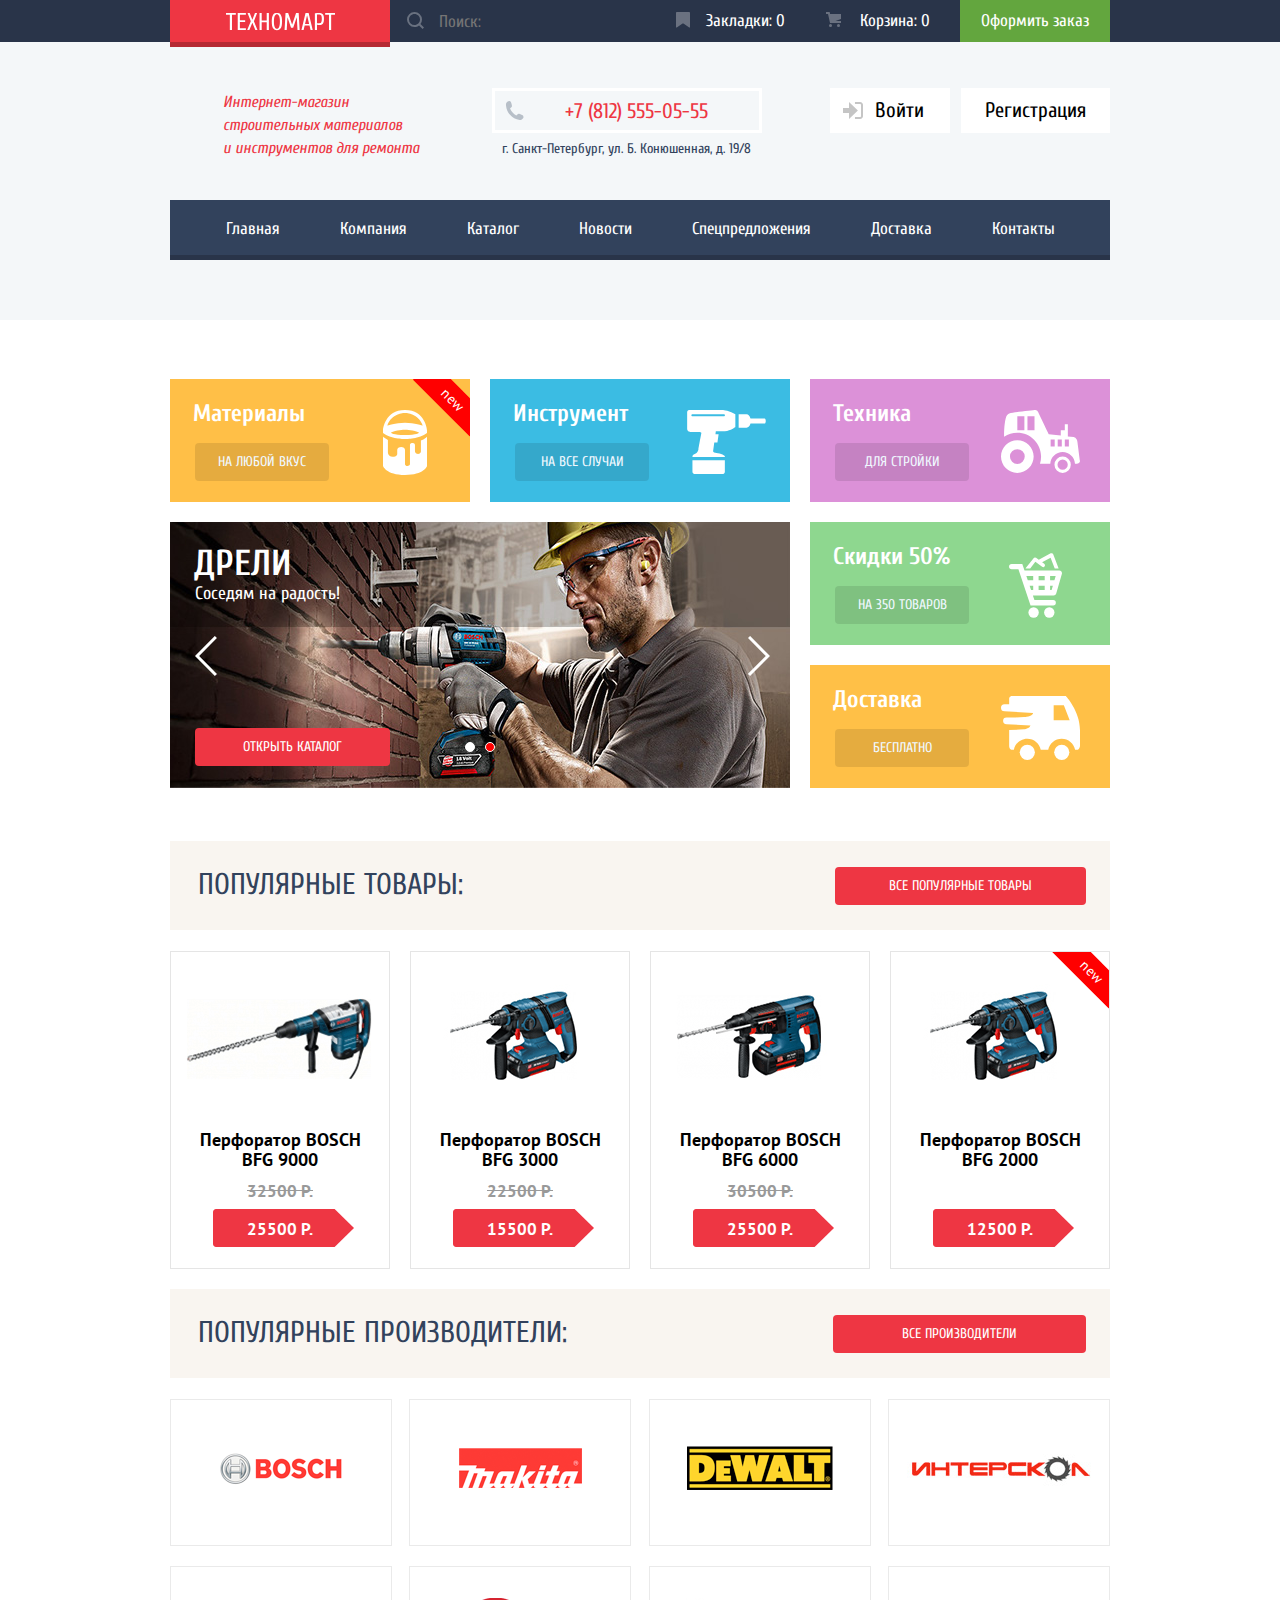
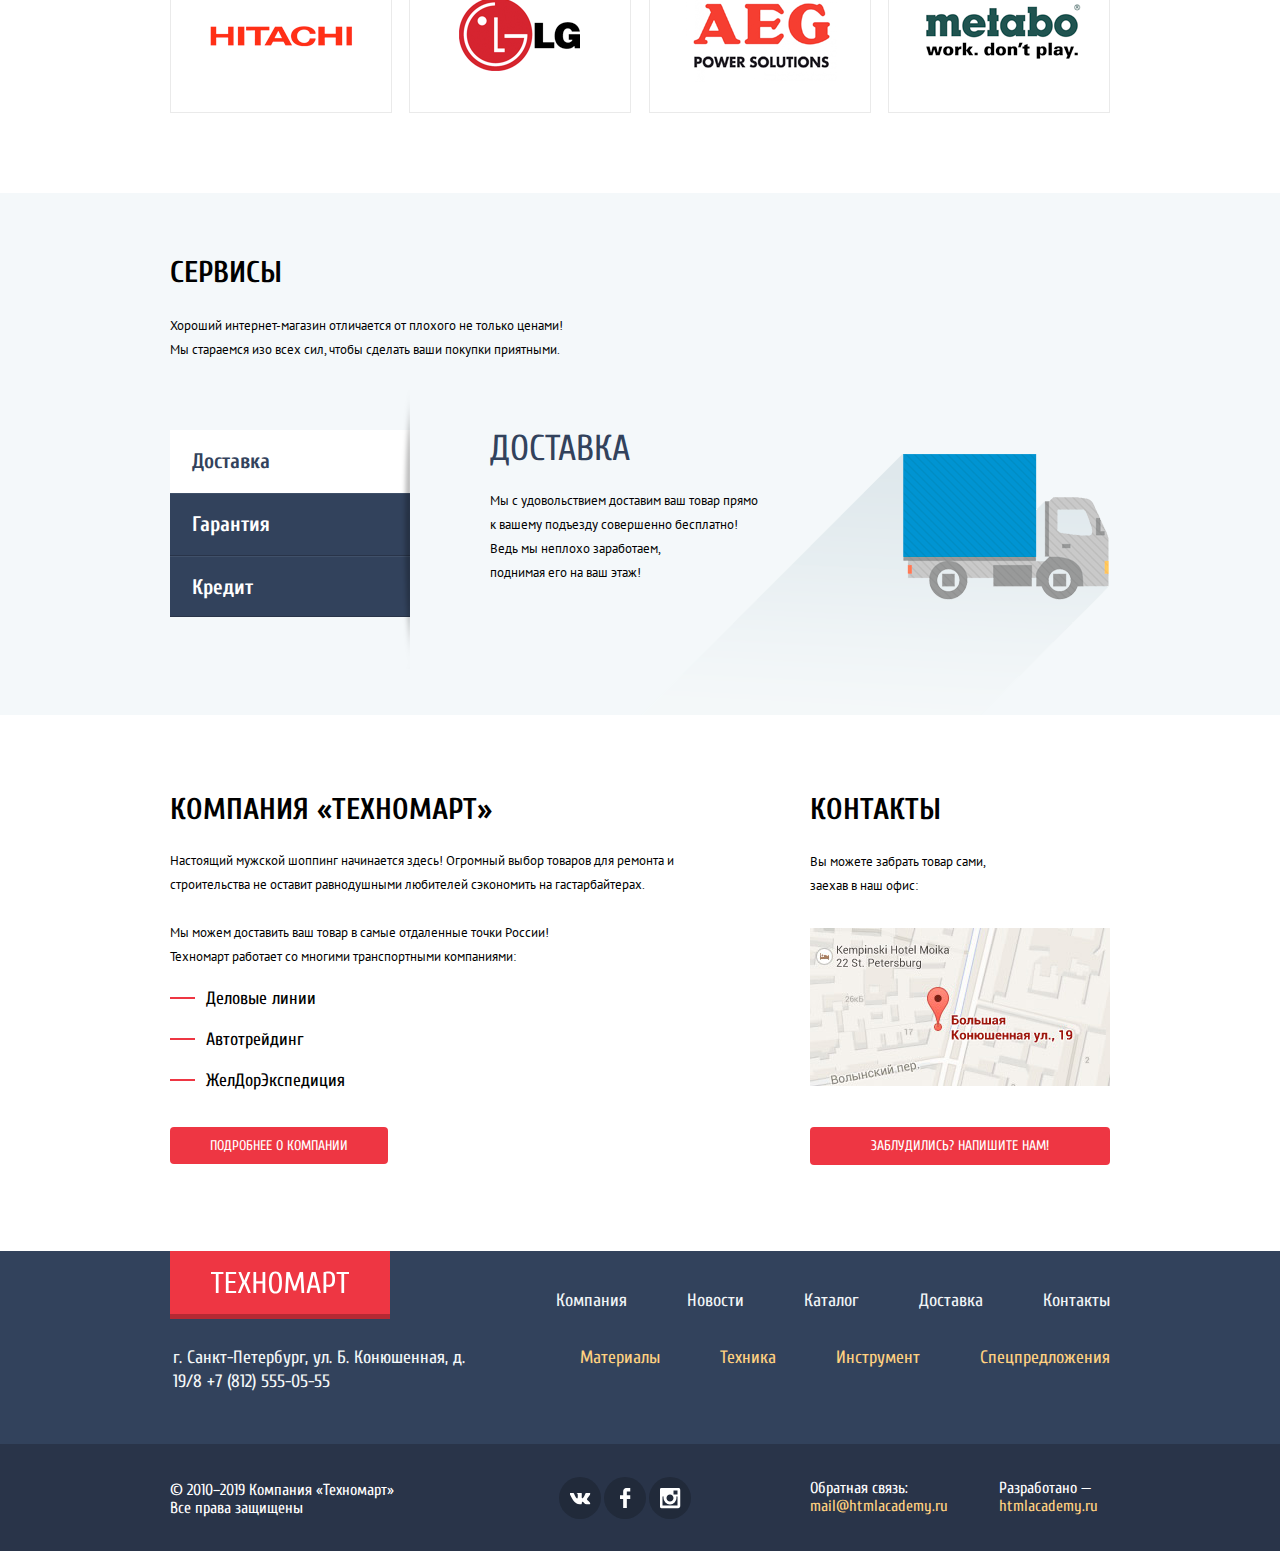
<file: index.html>
<!DOCTYPE html>
<html lang="ru">

<head>
  <meta charset="utf-8" />
  <meta http-equiv="X-UA-Compatible" content="IE=edge" />
  <title>Интернет-магазин Техномарт</title>
  <link rel="shortcut icon" type="image/x-icon" href="img/favicon.ico" />
  <link
    href="https://fonts.googleapis.com/css?family=Cuprum:400,400i,700,700i%7CPT+Sans:400,700&display=swap&subset=cyrillic"
    rel="stylesheet" />
  <link rel="stylesheet" href="css/normalize.css" />
  <link rel="stylesheet" href="css/style.min.css" />
</head>

<body>
  <header class="main-header">
    <div class="main-header-top">
      <div class="container">
        <a class="main-logo">
          <img src="img/logo-technomart.svg" alt="Логотип интернет-магазина Техномарт" width="109" height="19" />
        </a>
        <form class="search-form" action="https://echo.htmlacademy.ru/courses" method="get">
          <label class="visually-hidden" for="site-search">Поиск по сайту:</label>
          <input class="site-search" type="text" name="search" id="site-search" placeholder="Поиск:" />
          <svg xmlns="http://www.w3.org/2000/svg" width="17" height="17" viewbox="0 0 17 17">
            <path fill="#ffffff"
              d="M17 15.586l-3.542-3.542A7.465 7.465 0 0 0 15 7.5 7.5 7.5 0 1 0 7.5 15c1.71 0 3.282-.579 4.544-1.542L15.586 17 17 15.586zM2 7.5C2 4.467 4.467 2 7.5 2 10.532 2 13 4.467 13 7.5c0 3.032-2.468 5.5-5.5 5.5A5.506 5.506 0 0 1 2 7.5z" />
          </svg>
          <button type="submit" aria-label="Кнопка начать поиск"></button>
        </form>
        <a class="link-bookmarks" href="#">Закладки: 0</a>
        <a class="link-cart" href="#">Корзина: <span data-count="">0</span></a>
        <a class="link-checkout" href="#">Оформить заказ</a>
      </div>
    </div>
    <div class="main-header-bottom container">
      <div class="information-block">
        <p class="descriptor">
          Интернет-магазин строительных материалов&emsp; и инструментов для
          ремонта
        </p>
        <div class="main-header-contacts">
          <a class="main-header-phone" href="tel:+78125550555">+7 (812) 555-05-55</a>
          <p class="main-header-address">
            г. Санкт-Петербург, ул. Б. Конюшенная, д. 19/8
          </p>
        </div>
        <div class="user-navigation-wrapper">
          <ul class="user-navigation">
            <li>
              <a class="login-link" href="#">
                <svg xmlns="http://www.w3.org/2000/svg" width="20" height="17" viewbox="0 0 20 17">
                  <path fill="#c5c5c5" d="M14.875 8.5L6 0v6H0v5h6v6z" />
                  <path fill="#c5c5c5"
                    d="M16.986 15.01h-5.027V17h5.027c2.178 0 3.004-1.81 3.029-3.026V3.028C19.99 1.811 19.164 0 16.986 0h-5.027v1.99h5.027c.839 0 .992.681 1.01 1.057v10.904c-.017.376-.171 1.059-1.01 1.059z" />
                </svg>
                Войти
              </a>
            </li>
            <li>
              <a class="registration-link" href="#">Регистрация</a>
            </li>
          </ul>
        </div>
      </div>
      <nav>
        <ul class="site-navigation">
          <li>
            <a href="index.html">Главная</a>
          </li>
          <li>
            <a href="#">Компания</a>
          </li>
          <li>
            <a href="catalog.html">Каталог</a>
          </li>
          <li>
            <a href="#">Новости</a>
          </li>
          <li>
            <a href="#">Спецпредложения</a>
          </li>
          <li>
            <a href="#">Доставка</a>
          </li>
          <li>
            <a href="#">Контакты</a>
          </li>
        </ul>
      </nav>
    </div>
  </header>
  <main>
    <h1 class="visually-hidden">Интернет-магазин Техномарт</h1>
    <section class="popular container">
      <h2 class="visually-hidden">Популярные разделы</h2>
      <ul class="banners">
        <li class="banners-material">
          <h3>Материалы</h3>
          <a class="button" href="#">на любой вкус</a>
          <div class="ribbons">
            <div class="ribbon red"><span>new</span></div>
          </div>
        </li>
        <li class="banners-instruments">
          <h3>Инструмент</h3>
          <a class="button" href="#">на все случаи</a>
        </li>
        <li class="banners-devices">
          <h3>Техника</h3>
          <a class="button" href="#">для стройки</a>
        </li>
      </ul>
    </section>
    <section class="profitable-offer container">
      <h2 class="visually-hidden">Выгодные предложения</h2>
      <div class="main-slider">
        <ul class="main-slider-list">
          <li class="main-slider-item slide-1">
            <h2>Перфораторы</h2>
            <p>Настоящие мужские игрушки</p>
            <a class="button button-red" href="catalog.html">открыть каталог</a>
          </li>
          <li class="main-slider-item slide-2 slide-show">
            <h2>Дрели</h2>
            <p>Соседям на радость!</p>
            <a class="button button-red" href="catalog.html">открыть каталог</a>
          </li>
        </ul>
        <div class="main-slider-controls">
          <button class="main-slider-control-l" type="button" aria-label="Листать слайды влево"></button>
          <button class="main-slider-control-r" type="button" aria-label="Листать слайды вправо"></button>
        </div>
        <div class="main-slider-indicators">
          <button class="slider-radio-1" type="button" aria-label="Первый слайд"></button>
          <button class="slider-radio-2 active" type="button" aria-label="Второй слайд"></button>
        </div>
      </div>
      <ul class="banners">
        <li class="banners-discount">
          <h3>Скидки 50%</h3>
          <a class="button" href="#">на 350 товаров</a>
        </li>
        <li class="banners-delivery">
          <h3>Доставка</h3>
          <a class="button" href="#">бесплатно</a>
        </li>
      </ul>
    </section>
    <section class="popular-products container">
      <div class="popular-products-header">
        <h2>Популярные товары:</h2>
        <a class="button button-red" href="#">Все популярные товары</a>
      </div>
      <ul class="catalog-list">
        <li class="catalog-item">
          <p class="catalog-item-image">
            <img src="img/products/perforator_1.png" alt="Перфоратор BOSCH BFG 9000" width="218" height="170" />
          </p>
          <h3>Перфоратор BOSCH BFG 9000</h3>
          <p class="old-price">
            32500 Р. <span class="visually-hidden">старая цена</span>
          </p>
          <p class="price">
            25500 Р. <span class="visually-hidden">новая цена</span>
          </p>
          <ul class="purchase-menu">
            <li>
              <button class="button-buy" type="button">Купить</button>
            </li>
            <li>
              <button class="button-bookmarks" type="button">В закладки</button>
            </li>
          </ul>
        </li>
        <li class="catalog-item">
          <p class="catalog-item-image">
            <img src="img/products/perforator_2.png" alt="Перфоратор BOSCH BFG 3000" width="218" height="170" />
          </p>
          <h3>Перфоратор BOSCH BFG 3000</h3>
          <p class="old-price">
            22500 Р. <span class="visually-hidden">старая цена</span>
          </p>
          <p class="price">
            15500 Р. <span class="visually-hidden">новая цена</span>
          </p>
          <ul class="purchase-menu">
            <li>
              <button class="button-buy" type="button">Купить</button>
            </li>
            <li>
              <button class="button-bookmarks" type="button">В закладки</button>
            </li>
          </ul>
        </li>
        <li class="catalog-item">
          <p class="catalog-item-image">
            <img src="img/products/perforator_3.png" alt="Перфоратор BOSCH BFG 6000" width="218" height="170" />
          </p>
          <h3>Перфоратор BOSCH BFG 6000</h3>
          <p class="old-price">
            30500 Р. <span class="visually-hidden">старая цена</span>
          </p>
          <p class="price">
            25500 Р. <span class="visually-hidden">новая цена</span>
          </p>
          <ul class="purchase-menu">
            <li>
              <button class="button-buy" type="button">Купить</button>
            </li>
            <li>
              <button class="button-bookmarks" type="button">В закладки</button>
            </li>
          </ul>
        </li>
        <li class="catalog-item">
          <p class="catalog-item-image">
            <img src="img/products/perforator_4.png" alt="Перфоратор BOSCH BFG 2000" width="218" height="170" />
          </p>
          <h3>Перфоратор BOSCH BFG 2000</h3>
          <p class="old-price"></p>
          <p class="price">
            12500 Р. <span class="visually-hidden">новая цена</span>
          </p>
          <ul class="purchase-menu">
            <li>
              <button class="button-buy" type="button">Купить</button>
            </li>
            <li>
              <button class="button-bookmarks" type="button">В закладки</button>
            </li>
          </ul>
          <div class="ribbons">
            <div class="ribbon red"><span>new</span></div>
          </div>
        </li>
      </ul>
    </section>
    <section class="popular-manufacturers container">
      <div class="popular-manufacturers-header">
        <h2>Популярные производители:</h2>
        <a class="button button-red" href="#">Все производители</a>
      </div>
      <ul class="manufacturer-list">
        <li class="manufacturer-list-item logo-bosch">
          <a href="#"><img src="img/manufacturers/bosch.png" alt="Логотип производителя Bosch" width="126"
              height="37" /></a>
        </li>
        <li class="manufacturer-list-item logo-makita">
          <a href="#"><img src="img/manufacturers/makita.png" alt="Логотип производителя Makita" width="123"
              height="40" /></a>
        </li>
        <li class="manufacturer-list-item logo-dewalt">
          <a href="#"><img src="img/manufacturers/dewalt.png" alt="Логотип производителя DeWalt" width="146"
              height="44" /></a>
        </li>
        <li class="manufacturer-list-item logo-interskol">
          <a href="#"><img src="img/manufacturers/interskol.png" alt="Логотип производителя Интерскол" width="200"
              height="88" /></a>
        </li>
        <li class="manufacturer-list-item logo-hitachi">
          <a href="#"><img src="img/manufacturers/hitachi.png" alt="Логотип производителя Hitachi" width="169"
              height="31" /></a>
        </li>
        <li class="manufacturer-list-item logo-lg">
          <a href="#"><img src="img/manufacturers/lg.png" alt="Логотип производителя LG" width="121" height="73" /></a>
        </li>
        <li class="manufacturer-list-item logo-aeg">
          <a href="#"><img src="img/manufacturers/aeg.png" alt="Логотип производителя AEG power solutions" width="151"
              height="96" /></a>
        </li>
        <li class="manufacturer-list-item logo-metabo">
          <a href="#"><img src="img/manufacturers/metabo.png" alt="Логотип производителя Metabo" width="204"
              height="69" /></a>
        </li>
      </ul>
    </section>
    <section class="services">
      <div class="container">
        <h2>Сервисы</h2>
        <p>
          Хороший интернет-магазин отличается от плохого не только ценами! Мы
          стараемся изо всех сил, чтобы сделать ваши покупки приятными.
        </p>
        <div class="services-slider">
          <ul class="services-control">
            <li class="services-control-item services-control-item-active">
              <button class="services-control-toggle button-delivery" type="button">
                Доставка
              </button>
            </li>
            <li class="services-control-item">
              <button class="services-control-toggle button-guarantee" type="button">
                Гарантия
              </button>
            </li>
            <li class="services-control-item">
              <button class="services-control-toggle button-credit" type="button">
                Кредит
              </button>
            </li>
          </ul>
          <ul class="services-slides">
            <li class="services-slide-delivery services-slide-show">
              <h3>Доставка</h3>
              <p>
                Мы с удовольствием доставим ваш товар прямо<br />
                к вашему подъезду совершенно бесплатно! Ведь мы неплохо
                заработаем,<br />
                поднимая его на ваш этаж!
              </p>
            </li>
            <li class="services-slide-guarantee">
              <h3>Гарантия</h3>
              <p>
                Если купленный у нас товар поломается или заискрит,<br />
                а также в случае пожара, спровоцированного его возгоранием, вы
                всегда можете быть уверены в нашей гарантии. Мы обменяем
                сгоревший товар на новый.<br />
                Дом уж восстановите как-нибудь сами.
              </p>
            </li>
            <li class="services-slide-credit">
              <h3>Кредит</h3>
              <p>
                Залезть в долговую яму стало проще!<br />
                Кредитные консультанты придут вам на помощь.
              </p>
              <a class="button button-red" href="#">отправить заявку</a>
            </li>
          </ul>
        </div>
      </div>
    </section>
    <section class="about-company">
      <div class="container">
        <h2 class="visually-hidden">О компании</h2>
        <div class="about-company-description">
          <h2>Компания «Техномарт»</h2>
          <p>
            Настоящий мужской шоппинг начинается здесь! Огромный выбор товаров
            для ремонта и строительства не оставит равнодушными любителей
            сэкономить на гастарбайтерах.
          </p>
          <p class="terms-delivery">
            Мы можем доставить ваш товар в самые отдаленные точки России!
            Техномарт работает со многими транспортными компаниями:
          </p>
          <ul class="transport-list">
            <li>Деловые линии</li>
            <li>Автотрейдинг</li>
            <li>ЖелДорЭкспедиция</li>
          </ul>
          <a class="button button-red" href="#">Подробнее о компании</a>
        </div>
        <div class="about-company-contacts">
          <h2>Контакты</h2>
          <p>Вы можете забрать товар сами, заехав в наш офис:</p>
          <a class="about-company-map" href="img/map.jpg">
            <img src="img/map-cap.jpg" alt="Офис компании по адресу ул. Большая Конюшенная 19/8, Санкт-Петербург"
              width="300" height="158" />
          </a>
          <a class="button button-red about-company-button" href="#">Заблудились? Напишите нам!</a>
        </div>
      </div>
    </section>
  </main>
  <footer class="main-footer">
    <div class="footer-top">
      <div class="container">
        <a class="footer-logo">
          <img src="img/logo-technomart.svg" alt="Логотип интернет-магазина Техномарт" width="138" height="23" />
        </a>
        <ul class="footer-navigation">
          <li class="footer-navigation-item">
            <a href="#">Компания</a>
          </li>
          <li class="footer-navigation-item">
            <a href="#">Новости</a>
          </li>
          <li class="footer-navigation-item">
            <a href="catalog.html">Каталог</a>
          </li>
          <li class="footer-navigation-item">
            <a href="#">Доставка</a>
          </li>
          <li class="footer-navigation-item">
            <a href="#">Контакты</a>
          </li>
        </ul>
      </div>
    </div>
    <div class="footer-middle">
      <div class="container">
        <p>
          г. Санкт-Петербург, ул. Б. Конюшенная, д. 19/8
          <a class="footer-phone" href="tel:+78125550555">+7 (812) 555-05-55</a>
        </p>
        <ul class="information-menu">
          <li class="information-menu-item">
            <a href="#">Материалы</a>
          </li>
          <li class="information-menu-item">
            <a href="#">Техника</a>
          </li>
          <li class="information-menu-item">
            <a href="#">Инструмент</a>
          </li>
          <li class="information-menu-item">
            <a href="#">Спецпредложения</a>
          </li>
        </ul>
      </div>
    </div>
    <div class="footer-bottom">
      <div class="container">
        <p class="footer-copyright">
          © 2010–2019 Компания «Техномарт» Все права защищены
        </p>
        <ul class="social-links">
          <li>
            <a class="vk" href="#" aria-label="Вконтакте"></a>
          </li>
          <li>
            <a class="fb" href="#" aria-label="Фейсбук"></a>
          </li>
          <li>
            <a class="in" href="#" aria-label="Инстаграм"></a>
          </li>
        </ul>
        <p class="footer-feedback">
          Обратная связь:
          <a href="mailto:mail@htmlacademy.ru">mail@htmlacademy.ru</a>
        </p>
        <p class="footer-developed">
          Разработано —
          <a href="https://htmlacademy.ru/intensive/htmlcss" target="_blank">htmlacademy.ru</a>
        </p>
      </div>
    </div>
  </footer>
  <section class="modal modal-authorization">
    <h2 class="visually-hidden">Форма авторизации</h2>
    <form action="https://echo.htmlacademy.ru" method="post">
      <div class="form-top">
        <div class="form-field">
          <label for="username-field">Ваше имя:</label>
          <input type="text" id="username-field" name="username" placeholder="Имя Фамилия" />
        </div>
      </div>
      <div class="form-bottom">
        <button class="button button-red" type="submit">Отправить</button>
      </div>
    </form>
    <button class="button-close" type="button" aria-label="Закрыть"></button>
  </section>
  <section class="modal modal-map">
    <h2 class="visually-hidden">Карта</h2>
    <iframe
      src="https://yandex.ru/map-widget/v1/?um=constructor%3A800d14534af790b6c4f9845d74186d02eba5f63e0be34433b722da05eb256d15&amp;source=constructor"
      width="940" height="446"></iframe>
    <p>
      <img src="img/map.jpg" alt="Офис компании по адресу ул. Большая Конюшенная 19/8, Санкт-Петербург" width="940"
        height="446" />
    </p>
    <button class="button-close" type="button" aria-label="Закрыть"></button>
  </section>
  <section class="modal modal-feedback">
    <h2 class="visually-hidden">Заблудились? Напишите нам!</h2>
    <form action="https://echo.htmlacademy.ru" method="post">
      <div class="form-top">
        <div class="form-field">
          <label for="name-field">Ваше имя:</label>
          <input type="text" id="name-field" name="your_name" placeholder="Имя Фамилия" />
        </div>
        <div class="form-field">
          <label for="email-field">Ваш e-mail:</label>
          <input type="text" id="email-field" name="your_email" placeholder="email@example.com" />
        </div>
        <div class="form-field">
          <label for="comment-field">Текст письма:</label>
          <textarea name="comment-field" id="comment-field" rows="7">
            В свободной форме
          </textarea>
        </div>
      </div>
      <div class="form-bottom">
        <button class="button button-red" type="submit">Отправить</button>
      </div>
    </form>
    <button class="button-close" type="button" aria-label="Закрыть"></button>
  </section>
  <section class="modal modal-add-cart">
    <h2>Товар добавлен в корзину!</h2>
    <div class="add-cart-bottom">
      <a class="button button-red" href="#">Оформить заказ</a>
      <a class="button" href="catalog.html">Продолжить покупки</a>
    </div>
    <button class="button-close" type="button" aria-label="Закрыть"></button>
  </section>
  <script src="js/script.min.js"></script>
</body>

</html>
</file>
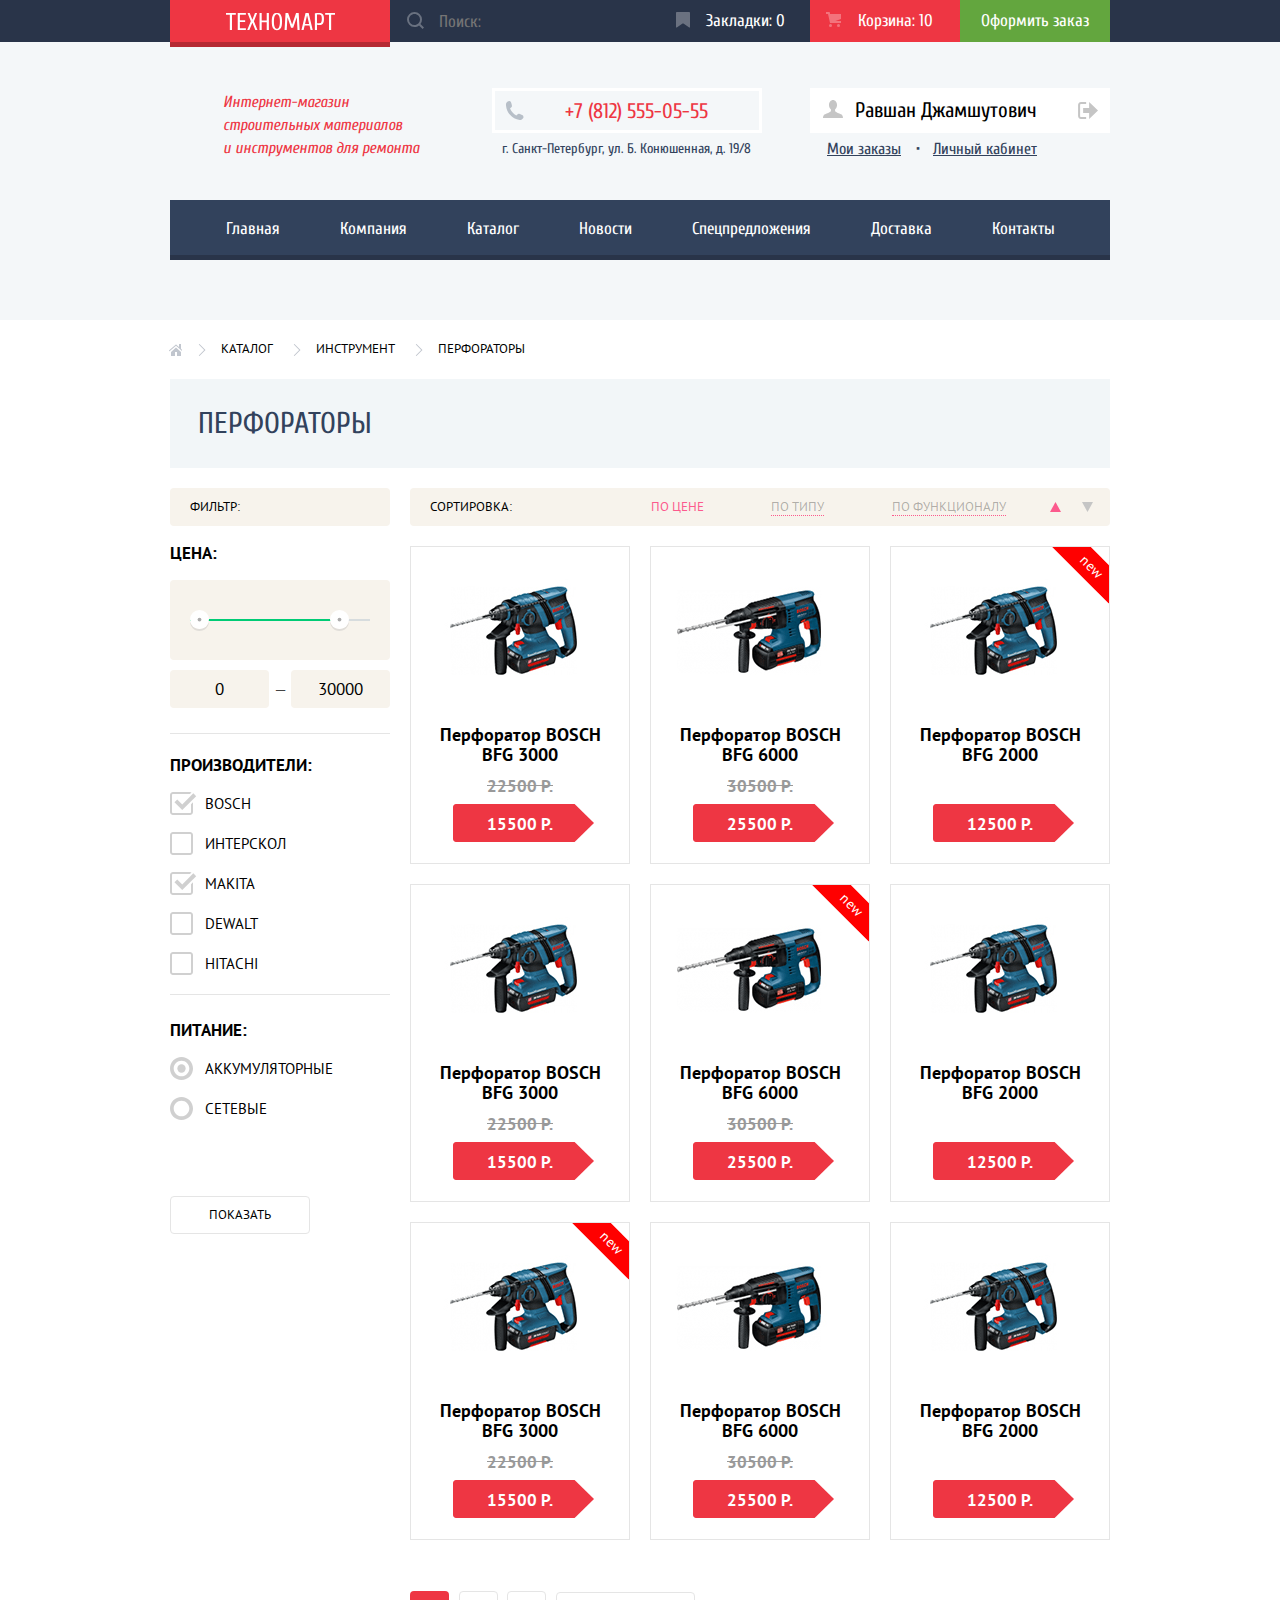
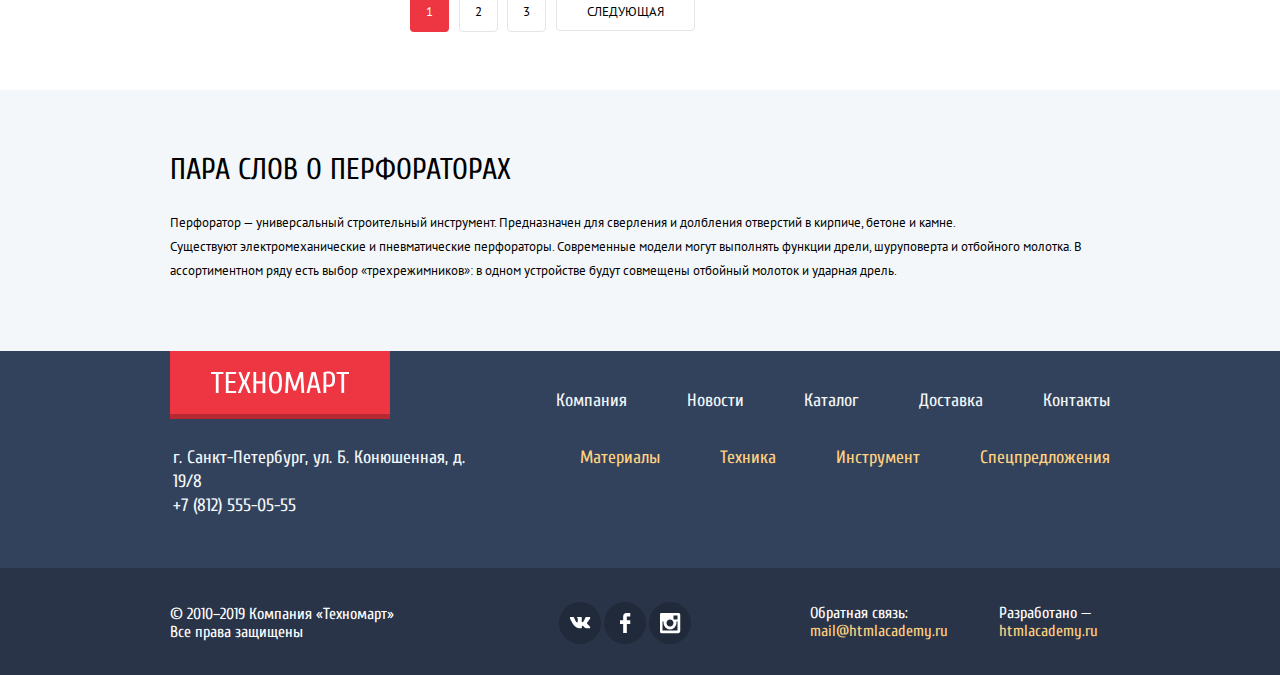
<file: catalog.html>
<!DOCTYPE html>
<html lang="ru">

<head>
  <meta charset="utf-8" />
  <meta http-equiv="X-UA-Compatible" content="IE=edge" />
  <title>Интернет-магазин Техномарт</title>
  <link rel="shortcut icon" type="image/x-icon" href="img/favicon.ico" />
  <link
    href="https://fonts.googleapis.com/css?family=Cuprum:400,400i,700,700i%7CPT+Sans:400,700&display=swap&subset=cyrillic"
    rel="stylesheet" />
  <link rel="stylesheet" href="css/normalize.css" />
  <link rel="stylesheet" href="css/style.min.css" />
</head>

<body class="inner-page">
  <header class="main-header">
    <div class="main-header-top">
      <div class="container">
        <a class="main-logo" href="index.html">
          <img src="img/logo-technomart.svg" alt="Логотип интернет-магазина Техномарт" width="109" height="19" />
        </a>
        <form class="search-form" action="https://echo.htmlacademy.ru/courses" method="get">
          <label class="visually-hidden" for="site-search">Поиск по сайту:</label>
          <input class="site-search" type="text" name="search" id="site-search" placeholder="Поиск:"/>
          <svg xmlns="http://www.w3.org/2000/svg" width="17" height="17" viewbox="0 0 17 17">
            <path fill="#ffffff"
              d="M17 15.586l-3.542-3.542A7.465 7.465 0 0 0 15 7.5 7.5 7.5 0 1 0 7.5 15c1.71 0 3.282-.579 4.544-1.542L15.586 17 17 15.586zM2 7.5C2 4.467 4.467 2 7.5 2 10.532 2 13 4.467 13 7.5c0 3.032-2.468 5.5-5.5 5.5A5.506 5.506 0 0 1 2 7.5z" />
          </svg>
          <button type="submit" aria-label="Кнопка начать поиск"></button>
        </form>
        <a class="link-bookmarks" href="#">Закладки: 0</a>
        <a class="link-cart" href="#">Корзина: <span data-count="">0</span></a>
        <a class="link-checkout" href="#">Оформить заказ</a>
      </div>
    </div>
    <div class="main-header-bottom container">
      <div class="information-block">
        <p class="descriptor">
          Интернет-магазин строительных материалов<br />
          и инструментов для ремонта
        </p>
        <div class="main-header-contacts">
          <a class="main-header-phone" href="tel:+78125550555">+7 (812) 555-05-55</a>
          <p class="main-header-address">
            г. Санкт-Петербург, ул. Б. Конюшенная, д. 19/8
          </p>
        </div>
        <div class="user-navigation-wrapper">
          <ul class="user-navigation">
            <li>
              <a class="account-link" href="#">
                <svg xmlns="http://www.w3.org/2000/svg" width="20" height="18" viewbox="0 0 20 18">
                  <path fill="#c5c5c5"
                    d="M17.881 14.166c-2.144-.735-4.256-1.666-5.207-2.39-.657-.501-.77-1.618-.517-2.415 1.118-.903 1.864-2.477 1.864-4.278C14.021 2.276 12.221 0 10 0S5.979 2.276 5.979 5.083c0 1.801.746 3.374 1.863 4.277.253.798.141 1.915-.517 2.416-.95.724-3.063 1.654-5.207 2.39S0 18 0 18h20s.025-3.099-2.119-3.834z" />
                </svg>
                Равшан Джамшутович
              </a>
            </li>
            <li>
              <a class="logout-link" href="#" aria-label="Кнопка выхода из аккаунта">
                <svg xmlns="http://www.w3.org/2000/svg" width="21" height="17" viewbox="0 0 21 17">
                  <g fill="#c5c5c5">
                    <path fill="#c5c5c5" d="M21 8.5L12.125 0v6h-6v5h6v6z" />
                    <path fill="#c5c5c5"
                      d="M3.106 13.952V3.048c.018-.376.171-1.057 1.01-1.057h5.027V0H4.116C1.938 0 1.112 1.81 1.087 3.027v10.946C1.112 15.189 1.938 17 4.116 17h5.027v-1.99H4.116c-.839 0-.992-.683-1.01-1.058z" />
                  </g>
                </svg>
              </a>
            </li>
          </ul>
          <ul class="user-subnavigation">
            <li>
              <a class="user-subnavigation-orders" href="#">Мои заказы</a>
            </li>
            <li class="separate-point">
              <a class="user-subnavigation-office" href="#">Личный кабинет</a>
            </li>
          </ul>
        </div>
      </div>
      <nav>
        <ul class="site-navigation">
          <li>
            <a href="index.html">Главная</a>
          </li>
          <li>
            <a href="#">Компания</a>
          </li>
          <li>
            <a href="catalog.html">Каталог</a>
          </li>
          <li>
            <a href="#">Новости</a>
          </li>
          <li>
            <a href="#">Спецпредложения</a>
          </li>
          <li>
            <a href="#">Доставка</a>
          </li>
          <li>
            <a href="#">Контакты</a>
          </li>
        </ul>
      </nav>
    </div>
  </header>
  <main>
    <div class="container">
      <ul class="breadcrumbs">
        <li class="breadcrumbs-item">
          <a href="index.html" aria-label="Главная"></a>
        </li>
        <li class="breadcrumbs-item">
          <a href="catalog.html">Каталог</a>
        </li>
        <li class="breadcrumbs-item">
          <a href="#">Инструмент</a>
        </li>
        <li class="breadcrumbs-item current">
          Перфораторы
        </li>
      </ul>
      <h1 class="page-title">Перфораторы</h1>
    </div>
    <section class="filters-and-catalog">
      <div class="container">
        <div class="filters">
          <h2 class="filters-title">Фильтр:</h2>
          <form class="parameter-filter" action="http://echo.htmlacademy.ru" method="GET">
            <fieldset class="price-field">
              <legend>Цена:</legend>
              <div class="price-range">
                <div class="toggle-bar">
                  <div class="scale"></div>
                </div>
                <div class="min-toggle"></div>
                <div class="max-toggle"></div>
              </div>
              <div class="price-input">
                <input class="price-input-min" type="text" name="price-min" value="0" />
                <span>—</span>
                <input class="price-input-max" type="text" name="price-max" value="30000" />
              </div>
            </fieldset>
            <fieldset class="manufacturer-field">
              <legend>Производители:</legend>
              <ul class="manufacturer-field-list">
                <li>
                  <input type="checkbox" name="Bosch" id="filter-bosch" checked />
                  <label for="filter-bosch">Bosch</label>
                </li>
                <li>
                  <input type="checkbox" name="Interskol" id="filter-interskol" />
                  <label for="filter-interskol">Интерскол</label>
                </li>
                <li>
                  <input type="checkbox" name="makita" id="filter-makita" checked />
                  <label for="filter-makita">Makita</label>
                </li>
                <li>
                  <input type="checkbox" name="dewalt" id="filter-dewalt" />
                  <label for="filter-dewalt">Dewalt</label>
                </li>
                <li>
                  <input type="checkbox" name="hitachi" id="filter-hitachi" />
                  <label for="filter-hitachi">Hitachi</label>
                </li>
              </ul>
            </fieldset>
            <fieldset class="rechargeable-field">
              <legend>Питание:</legend>
              <ul class="rechargeable-field-list">
                <li>
                  <input type="radio" name="power-supply-group" value="rechargeable" id="filter-rechargeable" checked />
                  <label for="filter-rechargeable">Аккумуляторные</label>
                </li>
                <li>
                  <input type="radio" name="power-supply-group" value="network" id="filter-network" />
                  <label for="filter-network">Сетевые</label>
                </li>
              </ul>
            </fieldset>
            <button class="filter-button" type="submit">Показать</button>
          </form>
        </div>
        <div class="catalog">
          <div class="sorting-filter">
            <h2>Сортировка:</h2>
            <ul class="sorting-filter-list">
              <li class="sorting-filter-active">
                <a href="#">По цене</a>
              </li>
              <li>
                <a href="#">По типу</a>
              </li>
              <li>
                <a href="#">По функционалу</a>
              </li>
            </ul>
            <ul class="sorting-filter-list sorting-filter-order">
              <li class="sorting-filter-active">
                <a class="up-dir" href="#" aria-label="По возрастанию">
                  <svg xmlns="http://www.w3.org/2000/svg" width="11" height="10" viewbox="0 0 11 10">
                    <path fill="#231F20" d="M5.5 0L0 10h11z" />
                  </svg>
                </a>
              </li>
              <li>
                <a class="dawn-dir" href="#" aria-label="По убыванию">
                  <svg xmlns="http://www.w3.org/2000/svg" width="11" height="10" viewbox="0 0 11 10">
                    <path fill="#231F20" d="M5.5 10L0 0h11" />
                  </svg>
                </a>
              </li>
            </ul>
          </div>
          <ul class="catalog-list">
            <li class="catalog-item">
              <p class="catalog-item-image">
                <img src="img/products/perforator_2.png" alt="Изображение перфоратора BOSCH BFG 3000" width="218"
                  height="170" />
              </p>
              <h3>Перфоратор BOSCH BFG 3000</h3>
              <p class="old-price">
                22500 Р. <span class="visually-hidden">старая цена</span>
              </p>
              <p class="price">
                15500 Р.
                <span class="visually-hidden">новая цена</span>
              </p>
              <ul class="purchase-menu">
                <li>
                  <button class="button-buy" type="button">Купить</button>
                </li>
                <li>
                  <button class="button-bookmarks" type="button">
                    В закладки
                  </button>
                </li>
              </ul>
            </li>
            <li class="catalog-item">
              <p class="catalog-item-image">
                <img src="img/products/perforator_3.png" alt="Изображение перфоратора BOSCH BFG 6000" width="218"
                  height="170" />
              </p>
              <h3>Перфоратор BOSCH BFG 6000</h3>
              <p class="old-price">
                30500 Р. <span class="visually-hidden">старая цена</span>
              </p>
              <p class="price">
                25500 Р.
                <span class="visually-hidden">новая цена</span>
              </p>
              <ul class="purchase-menu">
                <li>
                  <button class="button-buy" type="button">Купить</button>
                </li>
                <li>
                  <button class="button-bookmarks" type="button">
                    В закладки
                  </button>
                </li>
              </ul>
            </li>
            <li class="catalog-item">
              <p class="catalog-item-image">
                <img src="img/products/perforator_4.png" alt="Изображение перфоратора BOSCH BFG 2000" width="218"
                  height="170" />
              </p>
              <h3>Перфоратор BOSCH BFG 2000</h3>
              <p class="old-price"></p>
              <p class="price">12500 Р.</p>
              <ul class="purchase-menu">
                <li>
                  <button class="button-buy" type="button">Купить</button>
                </li>
                <li>
                  <button class="button-bookmarks" type="button">
                    В закладки
                  </button>
                </li>
              </ul>
              <div class="ribbons">
                <div class="ribbon red"><span>new</span></div>
              </div>
            </li>
            <li class="catalog-item">
              <p class="catalog-item-image">
                <img src="img/products/perforator_2.png" alt="Изображение перфоратора BOSCH BFG 3000" width="218"
                  height="170" />
              </p>
              <h3>Перфоратор BOSCH BFG 3000</h3>
              <p class="old-price">
                22500 Р. <span class="visually-hidden">старая цена</span>
              </p>
              <p class="price">
                15500 Р.
                <span class="visually-hidden">новая цена</span>
              </p>
              <ul class="purchase-menu">
                <li>
                  <button class="button-buy" type="button">Купить</button>
                </li>
                <li>
                  <button class="button-bookmarks" type="button">
                    В закладки
                  </button>
                </li>
              </ul>
            </li>
            <li class="catalog-item">
              <p class="catalog-item-image">
                <img src="img/products/perforator_3.png" alt="Изображение перфоратора BOSCH BFG 6000" width="218"
                  height="170" />
              </p>
              <h3>Перфоратор BOSCH BFG 6000</h3>
              <p class="old-price">
                30500 Р. <span class="visually-hidden">старая цена</span>
              </p>
              <p class="price">
                25500 Р.
                <span class="visually-hidden">новая цена</span>
              </p>
              <ul class="purchase-menu">
                <li>
                  <button class="button-buy" type="button">Купить</button>
                </li>
                <li>
                  <button class="button-bookmarks" type="button">
                    В закладки
                  </button>
                </li>
              </ul>
              <div class="ribbons">
                <div class="ribbon red"><span>new</span></div>
              </div>
            </li>
            <li class="catalog-item">
              <p class="catalog-item-image">
                <img src="img/products/perforator_4.png" alt="Изображение перфоратора BOSCH BFG 2000" width="218"
                  height="170" />
              </p>
              <h3>Перфоратор BOSCH BFG 2000</h3>
              <p class="old-price"></p>
              <p class="price">12500 Р.</p>
              <ul class="purchase-menu">
                <li>
                  <button class="button-buy" type="button">Купить</button>
                </li>
                <li>
                  <button class="button-bookmarks" type="button">
                    В закладки
                  </button>
                </li>
              </ul>
            </li>
            <li class="catalog-item">
              <p class="catalog-item-image">
                <img src="img/products/perforator_2.png" alt="Изображение перфоратора BOSCH BFG 3000" width="218"
                  height="170" />
              </p>
              <h3>Перфоратор BOSCH BFG 3000</h3>
              <p class="old-price">
                22500 Р. <span class="visually-hidden">старая цена</span>
              </p>
              <p class="price">
                15500 Р.
                <span class="visually-hidden">новая цена</span>
              </p>
              <ul class="purchase-menu">
                <li>
                  <button class="button-buy" type="button">Купить</button>
                </li>
                <li>
                  <button class="button-bookmarks" type="button">
                    В закладки
                  </button>
                </li>
              </ul>
              <div class="ribbons">
                <div class="ribbon red"><span>new</span></div>
              </div>
            </li>
            <li class="catalog-item">
              <p class="catalog-item-image">
                <img src="img/products/perforator_3.png" alt="Изображение перфоратора BOSCH BFG 6000" width="218"
                  height="170" />
              </p>
              <h3>Перфоратор BOSCH BFG 6000</h3>
              <p class="old-price">
                30500 Р. <span class="visually-hidden">старая цена</span>
              </p>
              <p class="price">
                25500 Р.
                <span class="visually-hidden">новая цена</span>
              </p>
              <ul class="purchase-menu">
                <li>
                  <button class="button-buy" type="button">Купить</button>
                </li>
                <li>
                  <button class="button-bookmarks" type="button">
                    В закладки
                  </button>
                </li>
              </ul>
            </li>
            <li class="catalog-item">
              <p class="catalog-item-image">
                <img src="img/products/perforator_4.png" alt="Изображение перфоратора BOSCH BFG 2000" width="218"
                  height="170" />
              </p>
              <h3>Перфоратор BOSCH BFG 2000</h3>
              <p class="old-price"></p>
              <p class="price">12500 Р.</p>
              <ul class="purchase-menu">
                <li>
                  <button class="button-buy" type="button">Купить</button>
                </li>
                <li>
                  <button class="button-bookmarks" type="button">
                    В закладки
                  </button>
                </li>
              </ul>
            </li>
          </ul>
          <ul class="paginaction-list">
            <li class="paginaction-item paginaction-item-active">
              <a>1</a>
            </li>
            <li class="paginaction-item">
              <a href="#">2</a>
            </li>
            <li class="paginaction-item">
              <a href="#">3</a>
            </li>
            <li class="paginaction-item">
              <a href="#">Следующая</a>
            </li>
          </ul>
        </div>
      </div>
    </section>
    <section class="about-rotaryhammers">
      <div class="container">
        <h2>Пара слов о перфораторах</h2>
        <p>
          Перфоратор — универсальный строительный инструмент. Предназначен для
          сверления и долбления отверстий в кирпиче, бетоне и камне.
        </p>
        <p>
          Существуют электромеханические и пневматические перфораторы.
          Современные модели могут выполнять функции дрели, шуруповерта и
          отбойного молотка. В ассортиментном ряду есть выбор
          «трехрежимников»: в одном устройстве будут совмещены отбойный
          молоток и ударная дрель.
        </p>
      </div>
    </section>
  </main>
  <footer class="main-footer">
    <div class="footer-top">
      <div class="container">
        <a class="footer-logo" href="index.html">
          <img src="img/logo-technomart.svg" alt="Логотип интернет-магазина Техномарт" width="138" height="23" />
        </a>
        <ul class="footer-navigation">
          <li class="footer-navigation-item">
            <a href="#">Компания</a>
          </li>
          <li class="footer-navigation-item">
            <a href="#">Новости</a>
          </li>
          <li class="footer-navigation-item">
            <a href="catalog.html">Каталог</a>
          </li>
          <li class="footer-navigation-item">
            <a href="#">Доставка</a>
          </li>
          <li class="footer-navigation-item">
            <a href="#">Контакты</a>
          </li>
        </ul>
      </div>
    </div>
    <div class="footer-middle">
      <div class="container">
        <p>
          г. Санкт-Петербург, ул. Б. Конюшенная, д. 19/8<br />
          <a class="footer-phone" href="tel:+78125550555">+7 (812) 555-05-55</a>
        </p>
        <ul class="information-menu">
          <li class="information-menu-item">
            <a href="#">Материалы</a>
          </li>
          <li class="information-menu-item">
            <a href="#">Техника</a>
          </li>
          <li class="information-menu-item">
            <a href="#">Инструмент</a>
          </li>
          <li class="information-menu-item">
            <a href="#">Спецпредложения</a>
          </li>
        </ul>
      </div>
    </div>
    <div class="footer-bottom">
      <div class="container">
        <p class="footer-copyright">
          © 2010–2019 Компания «Техномарт»<br />
          Все права защищены
        </p>
        <ul class="social-links">
          <li>
            <a class="vk" href="#" aria-label="Вконтакте"></a>
          </li>
          <li>
            <a class="fb" href="#" aria-label="Фейсбук"></a>
          </li>
          <li>
            <a class="in" href="#" aria-label="Инстаграм"></a>
          </li>
        </ul>
        <p class="footer-feedback">
          Обратная связь:<br />
          <a href="mailto:mail@htmlacademy.ru">mail@htmlacademy.ru</a>
        </p>
        <p class="footer-developed">
          Разработано —<br />
          <a href="https://htmlacademy.ru/intensive/htmlcss" target="_blank">htmlacademy.ru</a>
        </p>
      </div>
    </div>
  </footer>
  <section class="modal modal-add-cart">
    <h2>Товар добавлен в корзину!</h2>
    <div class="add-cart-bottom">
      <a class="button button-red" href="#">Оформить заказ</a>
      <a class="button" href="catalog.html">Продолжить покупки</a>
    </div>
    <button class="button-close" type="button" aria-label="Закрыть"></button>
  </section>
  <script src="js/script.min.js"></script>
</body>

</html>
</file>
<file: css/style.min.css>
body {min-width: 960px;margin: 0;padding: 0;font-weight: normal;font-size: 13px;line-height: 24px;font-family: "Cuprum", Arial, sans-serif;color: #000000;background-color: #ffffff;}a {text-decoration: none;}button {font: inherit;vertical-align: middle;text-align: center;color: #ffffff;text-transform: uppercase;border: none;}.button {padding: 10px 40px;font-size: 14px;line-height: 18px;text-align: center;color: inherit;text-transform: uppercase;background-color: #ffffff;border-radius: 4px;cursor: pointer;}.button-red {padding: 10px 40px;color: #ffffff;background-color: #ee3643;}.button-red:hover {background-color: #ca2c37;}.button-red:focus, .button-red:active {background-color: #ba2732;}.visually-hidden:not(:focus):not(:active), input[type=checkbox].visually-hidden, input[type=radio].visually-hidden {position: absolute;width: 1px;height: 1px;margin: -1px;padding: 0;overflow: hidden;white-space: nowrap;border: 0;clip: rect(0 0 0 0);-webkit-clip-path: inset(100%);clip-path: inset(100%);}.container {width: 940px;margin: 0 auto;padding: 0 10px;}.main-header {display: -webkit-box;display: -ms-flexbox;display: flex;-webkit-box-orient: vertical;-webkit-box-direction: normal;-ms-flex-direction: column;flex-direction: column;-webkit-box-align: center;-ms-flex-align: center;align-items: center;margin-bottom: 59px;background-color: #f4f7f9;}.inner-page .main-header {margin-bottom: 20px;}.main-header-top {width: 100%;margin-bottom: 46px;background-color: #293449;}.main-header-top .container {display: -webkit-box;display: -ms-flexbox;display: flex;-webkit-box-align: center;-ms-flex-align: center;align-items: center;min-height: 42px;}.main-logo, .footer-logo {position: relative;width: 220px;height: 42px;text-align: center;background-color: #ee3643;}.main-logo img {padding-top: 12px;}.main-logo:hover, .footer-logo:hover {background-color: #ca2c37;}.main-logo:focus, .main-logo:active, .footer-logo:focus, .footer-logo:active {background-color: #ba2732;outline: none;}.main-logo:after, .footer-logo:after {content: "";position: absolute;bottom: -5px;left: 0;width: 220px;height: 5px;background-color: #ee3643;-webkit-box-shadow: inset 0 -5px 0 0 rgba(0, 0, 0, 0.24);box-shadow: inset 0 -5px 0 0 rgba(0, 0, 0, 0.24);}.search-form {display: -webkit-box;display: -ms-flexbox;display: flex;width: 270px;}.search-form svg {position: absolute;-webkit-transform: translate(17px, 12px);-ms-transform: translate(17px, 12px);transform: translate(17px, 12px);}.search-form path {fill: rgba(255, 255, 255, 0.3);}.site-search, .link-bookmarks, .link-cart, .link-checkout, .site-navigation a {font-size: 17px;line-height: 18px;}.site-search {-webkit-box-ordinal-group: 3;-ms-flex-order: 2;order: 2;width: 100%;height: 40px;padding-left: 49px;color: #ffffff;background-color: transparent;border: none;outline: none;}.search-form .site-search::-webkit-input-placeholder, .search-form .site-search::-moz-placeholder, .search-form .site-search::placeholder {color: inherit;}.search-form .site-search:-ms-input-placeholder {color: #ffffff;}.search-form:hover, .link-bookmarks:hover, .link-cart:hover, .link-checkout:hover {background-color: #212a3a;}.search-form:hover path {fill: rgba(255, 255, 255, 1.0);}.site-search:focus, .site-search:active, .site-search:focus + button, .site-search:active + button {color: #000000;background-color: #ffffff;}.site-search:focus ~ svg path, .site-search:active ~ svg path {fill: rgba(238, 54, 67, 1.0);}.search-form button {padding: 0;background: transparent;border: none;outline: none;cursor: pointer;}.link-bookmarks, .link-cart, .link-checkout {position: relative;width: 150px;padding: 12px 0;text-align: center;outline: none;}.link-bookmarks:focus, .link-cart:focus, .link-checkout:focus, .link-bookmarks:active, .link-cart:active, .link-checkout:active {color: rgba(255, 255, 255, 0.6);background-color: #161d29;}.link-checkout:hover {background-color: #5fbb2d;}.link-checkout:focus, .link-checkout:active {color: rgba(255, 255, 255, 0.5);background-color: #518534;}.link-bookmarks, .link-cart, .link-checkout, .site-navigation a {color: #ffffff;}.link-bookmarks, .link-cart {width: 130px;padding-left: 20px;}.link-checkout {width: 150px;background-color: #63a63e;}.link-cart.full, .link-cart.full:hover, .link-cart.full:focus {background-color: #ee3643;}.link-bookmarks::before, .link-cart::before {content: "";position: absolute;opacity: 0.3;}.link-bookmarks::before {left: 16px;width: 14px;height: 16px;background: url("../img/icon-bookmark.svg") no-repeat;}.link-cart::before {left: 16px;width: 15px;height: 15px;background: url("../img/icon-cart.svg") no-repeat;}.link-bookmarks:hover::before, .link-cart:hover::before {opacity: 1;}.main-header-bottom {display: -webkit-box;display: -ms-flexbox;display: flex;-webkit-box-orient: vertical;-webkit-box-direction: normal;-ms-flex-direction: column;flex-direction: column;}.main-header-bottom nav {margin-bottom: 60px;}.main-header-bottom .site-navigation {display: -webkit-box;display: -ms-flexbox;display: flex;-ms-flex-wrap: wrap;flex-wrap: wrap;-webkit-box-pack: center;-ms-flex-pack: center;justify-content: center;margin: 0;padding: 0;}.information-block {display: -webkit-box;display: -ms-flexbox;display: flex;-webkit-box-pack: justify;-ms-flex-pack: justify;justify-content: space-between;margin-bottom: 39px;}.descriptor {width: 200px;margin: 0;padding-top: 3px;padding-right: 20px;padding-left: 53px;font-style: italic;font-size: 16px;line-height: 23px;text-align: left;color: #ee3643;}.main-header-contacts {width: 270px;margin-left: 10px;text-align: center;}.main-header-phone {position: relative;display: block;-webkit-box-sizing: border-box;box-sizing: border-box;height: 45px;margin-bottom: 4px;padding: 10px 0;padding-left: 20px;font-size: 21px;line-height: 21px;color: #ee3643;border: solid 3px #ffffff;}.main-header-phone::before {content: "";position: absolute;left: 10px;width: 19px;height: 19px;background: url("../img/icon-phone.svg") no-repeat;background-size: contain;}.main-header-contacts .main-header-address {margin: 0;font-size: 14px;color: #32425c;}.user-navigation-wrapper {display: -webkit-box;display: -ms-flexbox;display: flex;-webkit-box-orient: vertical;-webkit-box-direction: normal;-ms-flex-direction: column;flex-direction: column;width: 310px;}.user-navigation {display: -webkit-box;display: -ms-flexbox;display: flex;-webkit-box-pack: justify;-ms-flex-pack: justify;justify-content: space-between;margin: 0;padding: 0;font-size: 21px;line-height: 21px;}.user-navigation, .user-subnavigation, .site-navigation {list-style: none;}.user-navigation a {display: block;padding: 12px 0;color: inherit;background-color: #ffffff;outline: none;}.user-navigation .login-link {margin-left: 30px;padding-right: 26px;padding-left: 20px;}.login-link svg {-webkit-transform: translate(-7px, 2px);-ms-transform: translate(-7px, 2px);transform: translate(-7px, 2px);}.login-link:hover path {fill: #2e405c;}.user-navigation .registration-link {margin-left: 10px;padding: 12px 24px;}.user-navigation .account-link {width: 205px;margin-left: 10px;padding-left: 45px;}.user-navigation .logout-link {width: 50px;height: 21px;margin-left: 0;background-color: #ffffff;}.user-navigation a:hover {color: #ee3643;}.user-navigation a:focus, .user-navigation a:active {color: rgba(0, 0, 0, 0.3);}.user-navigation .account-link:hover {color: inherit;}.account-link:hover path, .logout-link:hover path {fill: #2e405c;}.user-navigation .account-link:focus, .user-subnavigation a:focus, .user-navigation .account-link:active, .user-subnavigation a:active {color: rgba(0, 0, 0, 0.3);outline: none;}.account-link svg {position: absolute;-webkit-transform: translate(-32px, 0px);-ms-transform: translate(-32px, 0px);transform: translate(-32px, 0px);}.logout-link svg {position: absolute;-webkit-transform: translate(17px, 2px);-ms-transform: translate(17px, 2px);transform: translate(17px, 2px);}.user-navigation .logout-link::after {content: "";background: url("../img/icon-logout.svg") no-repeat;}.user-subnavigation {display: -webkit-box;display: -ms-flexbox;display: flex;margin: 0;padding-top: 4px;padding-left: 27px;font-size: 16px;}.user-subnavigation a {line-height: 18px;color: #32425c;text-decoration: underline;}.user-subnavigation .separate-point::before {content: "\2022";color: rgb(50, 66, 92);}.user-subnavigation a:hover {color: #ee3643;}.site-navigation {background-color: #32425c;-webkit-box-shadow: inset 0 -5px 0 0 rgb(41, 52, 73);box-shadow: inset 0 -5px 0 0 rgb(41, 52, 73);}.site-navigation a {display: block;padding: 20px 30px 23px 30px;line-height: 17px;outline: none;}.site-navigation a:hover {background-color: #293449;}.site-navigation a:focus, .site-navigation a:active {background-color: #1d2739;}.user-subnavigation-orders {padding-right: 15px;}.user-subnavigation-office {padding-left: 9px;}.banners {display: -webkit-box;display: -ms-flexbox;display: flex;-webkit-box-pack: justify;-ms-flex-pack: justify;justify-content: space-between;margin-bottom: 20px;padding: 0;list-style: none;}.banners li {position: relative;display: -webkit-box;display: -ms-flexbox;display: flex;-webkit-box-orient: vertical;-webkit-box-direction: normal;-ms-flex-direction: column;flex-direction: column;width: 300px;height: 123px;overflow: hidden;}.banners h3 {margin-top: 20px;margin-bottom: 14px;padding-left: 23px;font-weight: bold;font-size: 24px;line-height: 30px;color: #ffffff;}.banners a {width: 134px;margin-left: 25px;padding: 10px 0;color: #f0f8ff;background-color: rgba(0, 0, 0, 0.1);}.banners a:hover {background-color: rgb(0, 0, 0, 0.2);}.banners a:focus {background-color: rgb(0, 0, 0, 0.3);}.banners .banners-material {background-color: #ffbf47;}.banners li::after {content: "";position: absolute;bottom: 27px;width: 79px;height: 65px;background-repeat: no-repeat;background-size: contain;}.banners .banners-material::after {right: 8px;background-image: url("../img/icon-1.svg");}.banners .banners-instruments::after {right: 24px;background-image: url("../img/icon-2.svg");}.banners .banners-devices::after {right: 30px;background-image: url("../img/icon-3.svg");}.banners .banners-discount::after {right: 22px;background-image: url("../img/icon-4.svg");}.banners .banners-delivery::after {right: 30px;background-image: url("../img/icon-5.svg");}.banners .banners-instruments {background-color: #3bbce3;}.banners .banners-devices {background-color: #dc91d8;}.banners .banners-discount {background-color: #8ed78f;}.banners .banners-delivery {margin-top: 20px;background-color: #ffc047;}.profitable-offer {display: -webkit-box;display: -ms-flexbox;display: flex;-webkit-box-pack: justify;-ms-flex-pack: justify;justify-content: space-between;margin-bottom: 53px;}.profitable-offer .banners {display: -webkit-box;display: -ms-flexbox;display: flex;-webkit-box-orient: vertical;-webkit-box-direction: normal;-ms-flex-direction: column;flex-direction: column;margin: 0;}.main-slider {width: 620px;margin-right: 20px;}.main-slider-controls button, .main-slider-indicators button {padding: 0;background: none;}.main-slider-controls, .main-slider-indicators {position: absolute;}.main-slider-control-l::before, .main-slider-control-r::before {content: "";position: absolute;top: 114px;width: 22px;height: 40px;cursor: pointer;}.main-slider-control-l::before {left: 25px;background-image: url("../img/icon-left.svg");background-repeat: no-repeat;}.main-slider-control-r::before {left: 578px;background-image: url("../img/icon-right.svg");background-repeat: no-repeat;}.slider-radio-1::before, .slider-radio-2::before {content: "";position: absolute;top: 220px;width: 8px;height: 8px;background-color: #ffffff;border: 1px solid #ffffff;border-radius: 50%;cursor: pointer;}.slider-radio-1::before {left: 295px;}.slider-radio-2::before {left: 315px;}.slider-radio-1.active::before, .slider-radio-2.active::before {content: "";position: absolute;top: 220px;width: 8px;height: 8px;background-color: #ff0000;border-radius: 50%;}.main-slider-indicators label {cursor: pointer;}.main-slider-indicators input {display: none;}.main-slider-list {position: relative;display: -webkit-box;display: -ms-flexbox;display: flex;margin: 0;padding: 0;list-style: none;}.main-slider-item {position: absolute;display: -webkit-box;display: -ms-flexbox;display: flex;-webkit-box-orient: vertical;-webkit-box-direction: normal;-ms-flex-direction: column;flex-direction: column;-webkit-box-pack: justify;-ms-flex-pack: justify;justify-content: space-between;width: 620px;height: 266px;opacity: 0;}.slide-show {opacity: 1;}.slide-error {-webkit-animation: shake 0.6s;animation: shake 0.6s;}.main-slider-item h2 {margin: 0;padding: 24px 0 0 24px;font-weight: bold;font-size: 36px;line-height: 36px;color: #ffffff;text-transform: uppercase;}.main-slider-item p {margin: 0;padding: 0 0 100px 25px;font-size: 18px;line-height: 24px;color: #ffffff;}.main-slider-item a {margin: 22px 400px 22px 25px;}.main-slider-item.slide-1, .main-slider-item.slide-2 {width: 100%;background-color: #a0766b;background-repeat: no-repeat;background-size: contain;}.main-slider-item.slide-1 {background-image: url("../img/slider/slide-2.jpg");}.main-slider-item.slide-2 {background-image: url("../img/slider/slide-1.jpg");}.slider-controls button {background: transparent;border: none;cursor: pointer;}.about-company {margin-top: 55px;margin-bottom: 86px;}.about-company .container {display: -webkit-box;display: -ms-flexbox;display: flex;-webkit-box-pack: justify;-ms-flex-pack: justify;justify-content: space-between;}.about-company h2 {margin-bottom: 12px;}.about-company-description {width: 520px;margin-right: 120px;}.about-company-description p {margin-top: 24px;}.about-company-contacts {display: -webkit-box;display: -ms-flexbox;display: flex;-webkit-box-orient: vertical;-webkit-box-direction: normal;-ms-flex-direction: column;flex-direction: column;-webkit-box-pack: justify;-ms-flex-pack: justify;justify-content: space-between;width: 300px;}.about-company-contacts p {width: 180px;margin-top: 13px;margin-bottom: 30px;}.about-company-map {display: block;margin-bottom: 33px;}.popular-manufacturers {margin-bottom: 60px;}.popular-products-header, .popular-manufacturers-header {display: -webkit-box;display: -ms-flexbox;display: flex;-webkit-box-pack: justify;-ms-flex-pack: justify;justify-content: space-between;margin-bottom: 21px;background-color: #f9f5f0;}.popular-products-header h2, .popular-manufacturers-header h2 {margin-top: 29px;margin-bottom: 30px;}.popular-products-header .button-red, .popular-manufacturers-header .button-red {-ms-flex-item-align: center;-ms-grid-row-align: center;align-self: center;margin: 0 24px 0 0;}.popular-products-header .button-red {padding-right: 54px;padding-left: 54px;}.popular-manufacturers-header .button-red {padding-right: 69px;padding-left: 69px;}.popular-products {display: -webkit-box;display: -ms-flexbox;display: flex;-webkit-box-orient: vertical;-webkit-box-direction: normal;-ms-flex-direction: column;flex-direction: column;}.popular-products h2, .popular-manufacturers h2 {padding-left: 28px;font-weight: normal;font-size: 30px;line-height: 30px;color: #32425c;text-transform: uppercase;}.manufacturer-list {display: -webkit-box;display: -ms-flexbox;display: flex;-ms-flex-wrap: wrap;flex-wrap: wrap;-webkit-box-pack: justify;-ms-flex-pack: justify;justify-content: space-between;padding-left: 0;list-style: none;}.manufacturer-list li {display: -webkit-box;display: -ms-flexbox;display: flex;-webkit-box-pack: center;-ms-flex-pack: center;justify-content: center;-webkit-box-align: center;-ms-flex-align: center;align-items: center;width: 220px;height: 145px;margin-bottom: 20px;background-color: #ffffff;border: solid 1px #eaeaea;}.manufacturer-list .manufacturer-list-item:hover {-webkit-box-shadow: 0 10px 25px 0 rgba(41, 52, 73, 0.5);box-shadow: 0 10px 25px 0 rgba(41, 52, 73, 0.5);}.manufacturer-list .manufacturer-list-item:focus, .manufacturer-list .manufacturer-list-item:active {-webkit-box-shadow: 0 4px 10px 0 rgba(41, 52, 73, 0.5);box-shadow: 0 4px 10px 0 rgba(41, 52, 73, 0.5);opacity: 0.5;}.logo-bosch img {padding: 1px 1px 0 0;}.logo-makita img {padding-bottom: 1px;}.logo-dewalt img {padding: 0 0 1px 1px;}.logo-interskol img {padding: 0 0 12px 1px;}.logo-hitachi img {padding: 1px 0 0 3px;}.logo-lg img {padding: 0 2px 2px 0;}.logo-aeg img {padding: 0 0 3px 3px;}.logo-metabo img {padding: 0 0 9px 8px;}.services {background-color: #f4f8fa;}.services .container {display: -webkit-box;display: -ms-flexbox;display: flex;-webkit-box-orient: vertical;-webkit-box-direction: normal;-ms-flex-direction: column;flex-direction: column;}.services h2 {margin-top: 65px;margin-bottom: 13px;}.services h2, .about-company h2 {font-size: 30px;line-height: 30px;text-transform: uppercase;}.services p, .terms-delivery {width: 400px;}.services p, .about-company p {font-size: 13px;line-height: 24px;font-family: "PT Sans", Arial, sans-serif;}.services-slider {display: -webkit-box;display: -ms-flexbox;display: flex;}.services-control, .services-slides {margin: 0;padding: 0;list-style: none;}.services-control {position: relative;margin-top: 55px;}.services-control::after {content: "";position: absolute;top: -40px;right: 0;width: 10px;height: 279px;background-image: url("../img/service-separate.png");}.services-slides {margin-top: 20px;margin-left: 80px;}.services-slides li {display: none;min-width: 630px;min-height: 284px;}.services-slides .services-slide-show {display: block;}.services-slides .services-slide-delivery {background-image: url("../img/delivery.png");background-repeat: no-repeat;background-position: 151px 23px;}.services-slides .services-slide-guarantee {background-image: url("../img/guarantee.png");background-repeat: no-repeat;background-position: 239px 0;}.services-slides .services-slide-credit {background-image: url("../img/credit.png");background-repeat: no-repeat;background-position: 165px 0;}.services-control-toggle {width: 240px;padding: 16px 22px;font-weight: bold;font-size: 21px;line-height: 30px;text-align: left;color: #ffffff;text-transform: none;background-color: #32425c;-webkit-box-shadow: 0 1px 0 0 #293449, inset 0 1px 0 0 #405069;box-shadow: 0 1px 0 0 #293449, inset 0 1px 0 0 #405069;}.services-control-toggle:hover {background-color: #293449;}.services-control-toggle:focus {color: #32425c;background-color: #ffffff;-webkit-box-shadow: 0 1px 0 0 #ffffff, inset 0 1px 0 0 #ffffff;box-shadow: 0 1px 0 0 #ffffff, inset 0 1px 0 0 #ffffff;}.services-control-item {margin-bottom: 1px;}.services-control-item:last-child {margin-bottom: 0;}.services-control-item:last-child button {padding-bottom: 14px;}.services-control-item button:hover {cursor: pointer;}.services-control-item-active .services-control-toggle {color: #32425c;background-color: #ffffff;-webkit-box-shadow: 0 1px 0 0 #ffffff, inset 0 1px 0 0 #ffffff;box-shadow: 0 1px 0 0 #ffffff, inset 0 1px 0 0 #ffffff;}.services-slides h3 {margin-bottom: 22px;font-weight: normal;font-size: 36px;line-height: 36px;color: #32425c;text-transform: uppercase;}.services-slide-delivery p {width: 275px;}.services-slide-guarantee p {width: 375px;}.transport-list {position: relative;display: -webkit-box;display: -ms-flexbox;display: flex;-webkit-box-orient: vertical;-webkit-box-direction: normal;-ms-flex-direction: column;flex-direction: column;margin-bottom: 24px;padding-left: 36px;list-style-type: none;font-size: 18px;color: #000000;}.transport-list li {margin-bottom: 17px;}.transport-list li::before {content: "";position: absolute;left: 0;width: 25px;height: 2px;background-color: #ee3643;-webkit-transform: translateY(10px);-ms-transform: translateY(10px);transform: translateY(10px);}.filters-and-catalog {margin-top: 20px;margin-bottom: 59px;}.filters-and-catalog .container {display: -webkit-box;display: -ms-flexbox;display: flex;-webkit-box-pack: justify;-ms-flex-pack: justify;justify-content: space-between;}.filters-and-catalog .filters {width: 220px;}.filters-and-catalog .catalog {width: 700px;}.filters-and-catalog h2 {font-size: 13px;line-height: 18px;}.breadcrumbs {display: -webkit-box;display: -ms-flexbox;display: flex;-ms-flex-wrap: wrap;flex-wrap: wrap;-webkit-box-pack: start;-ms-flex-pack: start;justify-content: flex-start;margin: 0;padding: 0;list-style: none;}.breadcrumbs li {position: relative;margin-right: 43px;font-family: "PT Sans", Arial, sans-serif;}.breadcrumbs {line-height: 18px;}.breadcrumbs a, .breadcrumbs li:last-child {color: inherit;text-transform: uppercase;}.breadcrumbs li:last-child {margin-right: 0;}.breadcrumbs li::after {content: "";position: absolute;top: 4px;right: -28px;width: 8px;height: 12px;background: url("../img/icon-right-small.svg") no-repeat;}.breadcrumbs .current::after {display: none;}.breadcrumbs-item:first-child a {display: block;width: 8px;}.breadcrumbs-item:first-child a::before {content: "";position: absolute;width: 14px;height: 12px;background: url("../img/icon-home.svg") no-repeat;-webkit-transform: translate(-2px, 4px);-ms-transform: translate(-2px, 4px);transform: translate(-2px, 4px);}.breadcrumbs:first-child a:focus::before {outline: auto;outline-color: #4d90fe;}.page-title {margin: 21px 0 0 0;padding: 30px 0 29px 28px;font-weight: normal;font-size: 30px;line-height: 30px;color: #32425c;text-transform: uppercase;background-color: #f2f6f8;}.filters-and-catalog .filters-title {margin: 0;padding: 10px 20px;font-weight: normal;font-size: 13px;font-family: "PT Sans", Arial, sans-serif;color: inherit;text-transform: uppercase;background-color: #f7f3ec;border-radius: 4px;}.parameter-filter fieldset {margin: 0;padding: 0;border: none;}.parameter-filter legend {font-weight: bold;font-size: 17px;line-height: 30px;font-family: "PT Sans", Arial, sans-serif;text-transform: uppercase;}.parameter-filter ul {margin: 0;margin-top: 14px;padding: 0;padding-left: 18px;list-style: none;font-size: 15px;line-height: 20px;font-family: "PT Sans", Arial, sans-serif;text-transform: uppercase;}.parameter-filter input:disabled + label {color: rgba(0, 0, 0, 0.5);}.parameter-filter .filter-button {margin-top: 57px;padding: 9px 38px;font-size: 13px;line-height: 18px;font-family: "PT Sans", Arial, sans-serif;color: inherit;background-color: #ffffff;border: solid 1px #e5e5e5;border-radius: 4px;}.parameter-filter .filter-button:hover {border-color: #bdc6ca;cursor: pointer;}.parameter-filter .filter-button:focus, .parameter-filter .filter-button:active {border-color: #ee3643;outline: none;}.parameter-filter .price-range {position: relative;display: inline-block;width: 220px;height: 80px;margin-bottom: 10px;vertical-align: top;background-color: #f7f3ec;border-radius: 4px;}.price-range .toggle-bar {width: 180px;height: 2px;margin: 39px auto;background-color: #d7dcde;}.toggle-bar .scale {width: 152px;height: 2px;background-color: #00cb75;}.price-range .min-toggle, .price-range .max-toggle {position: absolute;width: 20px;height: 22px;background: url("../img/filter-button.svg") no-repeat;background-size: contain;cursor: pointer;}.price-range .min-toggle {top: 30px;left: 20px;}.price-range .max-toggle {top: 30px;right: 40px;}.price-input {display: -webkit-box;display: -ms-flexbox;display: flex;-webkit-box-pack: justify;-ms-flex-pack: justify;justify-content: space-between;margin-bottom: 25px;}.price-input span {-ms-flex-item-align: center;-ms-grid-row-align: center;align-self: center;font-size: 16px;line-height: 18px;font-family: "PT Sans", Arial, sans-serif;text-align: center;color: #444444;}.price-input .price-input-min, .price-input .price-input-max {width: 95px;height: 36px;font-size: 17px;line-height: 18px;font-family: "PT Sans", Arial, sans-serif;text-align: center;text-transform: uppercase;background-color: #f7f3ec;border: none;border-radius: 4px;}.parameter-filter .price-field, .parameter-filter .manufacturer-field {border-bottom: 1px solid #e5e5e5;}.price-field legend {padding: 12px 0;}.manufacturer-field legend {padding-top: 16px;}.manufacturer-field-list li {margin-bottom: 20px;}.manufacturer-field-list input[type="checkbox"] {opacity: 0;}.manufacturer-field-list input[type="checkbox"]:active ~ label, .manufacturer-field-list input[type="checkbox"]:focus ~ label, .rechargeable-field-list input[type="radio"]:active ~ label, .rechargeable-field-list input[type="radio"]:focus ~ label {outline-width: 1px;outline-style: auto;outline-color: rgb(77, 144, 254);outline-offset: -2px;}.manufacturer-field-list label::before {content: "";position: absolute;width: 23px;height: 23px;background: url("../img/checkbox-off.svg") no-repeat;background-size: contain;-webkit-transform: translate(-35px, -2px);-ms-transform: translate(-35px, -2px);transform: translate(-35px, -2px);opacity: 0.8;}.manufacturer-field-list label:hover::before {opacity: 1;}input[type="checkbox"]:disabled ~ label::before {opacity: 0.3;}input[type="checkbox"]:checked ~ label::before {width: 27px;background: url("../img/checkbox-on.svg") no-repeat;background-size: contain;}.rechargeable-field legend {padding-top: 20px;}.rechargeable-field-list li {margin-bottom: 20px;}.rechargeable-field-list input[type="radio"] {opacity: 0;}.rechargeable-field-list label::before {content: "";position: absolute;width: 23px;height: 23px;background: url("../img/radio-off.svg") no-repeat;background-size: contain;-webkit-transform: translate(-35px, -2px);-ms-transform: translate(-35px, -2px);transform: translate(-35px, -2px);opacity: 0.8;}.rechargeable-field-list label:hover::before {opacity: 1;}input[type="radio"]:disabled ~ label::before {opacity: 0.3;}input[type="radio"]:checked ~ label::before {width: 27px;background: url("../img/radio-on.svg") no-repeat;background-size: contain;}.sorting-filter {display: -webkit-box;display: -ms-flexbox;display: flex;-webkit-box-pack: justify;-ms-flex-pack: justify;justify-content: space-between;margin-bottom: 20px;background-color: #f7f3ec;border-radius: 4px;}.sorting-filter h2 {margin: 0;padding: 10px 20px;font-weight: normal;font-family: "PT Sans", Arial, sans-serif;color: inherit;text-transform: uppercase;}.sorting-filter-list {display: -webkit-box;display: -ms-flexbox;display: flex;-webkit-box-pack: justify;-ms-flex-pack: justify;justify-content: space-between;-webkit-box-align: center;-ms-flex-align: center;align-items: center;width: 355px;margin: 0;margin-left: 74px;padding: 0;list-style: none;}.sorting-filter-list.sorting-filter-order {width: 60px;margin-left: 0;}.sorting-filter-list a {line-height: 18px;font-family: "PT Sans", Arial, sans-serif;color: rgba(0, 0, 0, 0.3);text-transform: uppercase;border-bottom: 1px dotted #fc5a8d;}.sorting-filter-list a:hover {color: inherit;border-width: 1px;border-bottom-style: solid;}.sorting-filter-list a:focus, .sorting-filter-list a:active, .sorting-filter-active a {color: #fc5a8d;border-width: 0;}.sorting-filter-order li:last-child {margin-right: 17px;}.sorting-filter-order path {fill: #c5c5c5;}.sorting-filter-active path {fill: #fc5a8d;}.sorting-filter-order a, .sorting-filter-order a:hover {border: 0;}.sorting-filter-order a:hover path {fill: #000000;}.up-dir svg {-webkit-transform: translate(0px, 1px);-ms-transform: translate(0px, 1px);transform: translate(0px, 1px);}.dawn-dir svg {-webkit-transform: translate(0px, 1px);-ms-transform: translate(0px, 1px);transform: translate(0px, 1px);}.catalog-list {display: -webkit-box;display: -ms-flexbox;display: flex;-ms-flex-wrap: wrap;flex-wrap: wrap;-webkit-box-pack: justify;-ms-flex-pack: justify;justify-content: start;margin: 0;padding: 0;list-style: none;}.inner-page .catalog-list {margin-bottom: 33px;}.catalog-item {display: -webkit-box;display: -ms-flexbox;display: flex;-webkit-box-orient: vertical;-webkit-box-direction: normal;-ms-flex-direction: column;flex-direction: column;-webkit-box-pack: justify;-ms-flex-pack: justify;justify-content: space-between;background-color: #ffffff;border: solid 1px #e5e5e5;}.catalog-item:hover {-webkit-box-shadow: 0 10px 25px 0 rgba(41, 52, 73, 0.5);box-shadow: 0 10px 25px 0 rgba(41, 52, 73, 0.5);}.catalog-item {position: relative;-webkit-box-sizing: border-box;box-sizing: border-box;width: 220px;height: 318px;margin-right: 20px;margin-bottom: 20px;overflow: hidden;font-weight: bold;font-family: "PT Sans", Arial, sans-serif;text-align: center;}.catalog-item:nth-child(4n) {margin-right: 0;}.inner-page .catalog-item:nth-child(3n) {margin-right: 0;}.inner-page .catalog-item:nth-child(4n) {margin-right: 20px;}.catalog-item h3 {margin: 0 15px 12px 15px;font-size: 18px;line-height: 20px;}.catalog-item-image {margin: 0;}.price, .old-price {font-size: 17px;line-height: 18px;color: #ffffff;text-transform: uppercase;}.price {margin: 0 0 18px 0;padding: 12px 0;background: url("../img/red-button.svg") no-repeat;background-position: 42px 1px;}.old-price {height: 30px;margin: 0;color: #999999;text-decoration: line-through;}.purchase-menu {position: absolute;top: 43px;left: 41px;display: none;padding: 0;list-style: none;}.purchase-menu li {width: 135px;margin-bottom: 8px;}.purchase-menu .button-buy, .purchase-menu .button-bookmarks {width: 100%;font-weight: normal;font-size: 14px;line-height: 18px;font-family: "Cuprum", Arial, sans-serif;border-radius: 4px;}.purchase-menu .button-buy {padding: 10px 0;color: #ffffff;background-color: #63a63e;-webkit-box-shadow: inset 0 -3px 0 0 #367315;box-shadow: inset 0 -3px 0 0 #367315;}.purchase-menu .button-buy:hover {background-color: #5fbb2d;outline: none;cursor: pointer;}.purchase-menu .button-buy:focus, .purchase-menu .button-buy:active {background-color: #518534;}.purchase-menu .button-buy::before {content: "";position: absolute;left: 14px;width: 15px;height: 15px;background: url("../img/icon-cart.svg") no-repeat;opacity: 0.3;}.purchase-menu .button-buy:hover:before {opacity: 1;}.purchase-menu .button-bookmarks {padding: 7px 0;color: #32425c;background-color: #ffffff;border: solid 3px #63a63e;}.purchase-menu .button-bookmarks:hover {border: solid 3px #32425c;outline: none;cursor: pointer;}.purchase-menu .button-bookmarks:focus, .purchase-menu .button-bookmarks:active {border: solid 3px #32425c;opacity: 0.3;}.catalog-item:hover .purchase-menu {display: block;}.catalog-item:hover .catalog-item-image {-webkit-transform: translate(220px);-ms-transform: translate(220px);transform: translate(220px);}.paginaction-list {display: -webkit-box;display: -ms-flexbox;display: flex;-webkit-box-pack: justify;-ms-flex-pack: justify;justify-content: space-between;width: 285px;margin: 0;padding: 7px 0;list-style: none;}.paginaction-list a {padding: 11px 15px;line-height: 18px;font-family: "PT Sans", Arial, sans-serif;text-align: center;color: inherit;text-transform: uppercase;border: 1px solid #e5e5e5;border-radius: 4px;}.paginaction-list a:hover {border-color: #bdc6ca;}.paginaction-list a:focus, .paginaction-list a:active {border-color: #fc5a8d;outline: none;}.paginaction-item-active a {padding: 12px 16px;color: #ffffff;background-color: #ee3643;border-width: 0;}.paginaction-item:last-child a {padding: 10px 30px;}.about-rotaryhammers {background-color: #f4f7f9;}.about-rotaryhammers .container {padding: 65px 0 68px 0;}.about-rotaryhammers h2 {margin-top: 0;margin-bottom: 26px;font-weight: normal;font-size: 30px;line-height: 30px;text-transform: uppercase;}.about-rotaryhammers p {margin: 0;font-family: "PT Sans", Arial, sans-serif;}.footer-top .container {display: -webkit-box;display: -ms-flexbox;display: flex;-webkit-box-pack: justify;-ms-flex-pack: justify;justify-content: space-between;height: 95px;}.footer-logo {height: 63px;}.footer-logo img {padding-top: 20px;}.footer-middle .container {display: -webkit-box;display: -ms-flexbox;display: flex;-webkit-box-pack: justify;-ms-flex-pack: justify;justify-content: space-between;}.footer-bottom .container {display: -webkit-box;display: -ms-flexbox;display: flex;-webkit-box-pack: justify;-ms-flex-pack: justify;justify-content: space-between;-webkit-box-align: center;-ms-flex-align: center;align-items: center;}.main-footer {background-color: #32425c;}.footer-navigation, .information-menu {display: -webkit-box;display: -ms-flexbox;display: flex;-ms-flex-wrap: wrap;flex-wrap: wrap;-webkit-box-pack: center;-ms-flex-pack: center;justify-content: center;margin: 0;padding: 0;list-style: none;font-size: 18px;}.footer-navigation a {display: block;padding: 38px 30px;color: #f1f5f7;outline: none;}.information-menu a {display: block;padding: 0 30px;outline: none;}.footer-navigation-item:nth-child(5n+5) a, .information-menu-item:nth-child(4n+4) a {padding-right: 0;}.footer-navigation a:hover, .information-menu a:hover, .footer-feedback a:hover, .footer-developed a:hover {text-decoration: underline;}.footer-navigation a:focus {color: rgba(241, 245, 247, 0.5);}.information-menu a:focus {color: rgba(255, 209, 128, 0.5);}.information-menu a {color: #ffd180;}.footer-middle p, .footer-middle a {font-size: 18px;}.footer-middle p {width: 325px;margin: 0;margin-bottom: 50px;margin-left: 3px;color: #f3f7f8;}.footer-phone {color: #f3f7f8;}.footer-bottom {background-color: #293449;}.footer-bottom .footer-copyright {width: 230px;margin-top: 37px;margin-bottom: 34px;font-size: 16px;line-height: 18px;text-align: left;color: #ffffff;}.social-links {display: -webkit-box;display: -ms-flexbox;display: flex;-ms-flex-wrap: wrap;flex-wrap: wrap;-webkit-box-pack: justify;-ms-flex-pack: justify;justify-content: space-between;width: 132px;margin-top: 15px;margin-left: 110px;padding: 0;list-style: none;}.social-links a {display: block;width: 42px;height: 42px;background-color: #212a3a;border-radius: 50%;}.social-links a:hover, .social-links a:focus, .social-links a:active {background-color: #ee3643;outline: none;}.social-links .vk:before, .social-links .fb:before, .social-links .in:before {content: "";position: absolute;width: 21px;height: 21px;background-repeat: no-repeat;background-position: 50%;background-size: contain;-webkit-transform: translate(50%, 50%);-ms-transform: translate(50%, 50%);transform: translate(50%, 50%);}.social-links .vk:before {background-image: url("../img/icon-vk.svg");}.social-links .fb:before {background-image: url("../img/icon-fb.svg");}.social-links .in:before {background-image: url("../img/icon-insta.svg");}.footer-feedback {width: 140px;margin-left: 70px;}.footer-developed {width: 111px;}.footer-feedback, .footer-developed {font-size: 16px;line-height: 18px;text-align: left;color: #ffffff;}.footer-feedback a, .footer-developed a {color: #ffd180;}.footer-feedback a:focus, .footer-developed a:focus {color: #ee3643;}.ribbons {position: relative;}.ribbon {position: absolute;top: -96px;right: -21px;font-weight: normal;font-size: 14px;line-height: 26px;font-family: "PT Sans", Arial, sans-serif;text-align: center;color: #ffffff;border-style: solid;border-top-width: 27px;border-right-width: 40px;border-bottom-width: 0;border-left-width: 40px;-webkit-transform: rotate(45deg);-ms-transform: rotate(45deg);transform: rotate(45deg);}.ribbon span {position: absolute;top: -27px;right: -14px;}.ribbon.red {border-color: #ff0000;}.catalog-item .ribbon {top: -311px;}@-webkit-keyframes bounce {0% {-webkit-transform: translateY(-2000px);transform: translateY(-2000px);}70% {-webkit-transform: translateY(30px);transform: translateY(30px);}90% {-webkit-transform: translateY(-10px);transform: translateY(-10px);}100% {-webkit-transform: translateY(0);transform: translateY(0);}}@keyframes bounce {0% {-webkit-transform: translateY(-2000px);transform: translateY(-2000px);}70% {-webkit-transform: translateY(30px);transform: translateY(30px);}90% {-webkit-transform: translateY(-10px);transform: translateY(-10px);}100% {-webkit-transform: translateY(0);transform: translateY(0);}}@-webkit-keyframes shake {0%, 100% {-webkit-transform: translateX(0);transform: translateX(0);}10%, 30%, 50%, 70%, 90% {-webkit-transform: translateX(-10px);transform: translateX(-10px);}20%, 40%, 60%, 80% {-webkit-transform: translateX(10px);transform: translateX(10px);}}@keyframes shake {0%, 100% {-webkit-transform: translateX(0);transform: translateX(0);}10%, 30%, 50%, 70%, 90% {-webkit-transform: translateX(-10px);transform: translateX(-10px);}20%, 40%, 60%, 80% {-webkit-transform: translateX(10px);transform: translateX(10px);}}.modal {position: fixed;display: none;}.modal-show {display: block;-webkit-animation: bounce 0.6s;animation: bounce 0.6s;}.modal-error {-webkit-animation: shake 0.6s;animation: shake 0.6s;}.modal-map {top: 120px;left: 50%;height: 446px;margin-left: -470px;-webkit-box-shadow: 0 0 16px 8px rgba(47, 42, 43, 0.5);box-shadow: 0 0 16px 8px rgba(47, 42, 43, 0.5);}.modal-map iframe {position: relative;z-index: 2;border: none;}.modal-map p {position: absolute;top: 0;left: 0;z-index: 1;height: 446px;margin: 0;}.modal-map .button-close, .modal-feedback .button-close, .modal-add-cart .button-close, .modal-authorization .button-close {position: absolute;top: 0;right: 0;padding: 0;background: none;}.modal-map .button-close::before, .modal-feedback .button-close::before, .modal-add-cart .button-close::before, .modal-authorization .button-close::before {content: "";position: absolute;top: 9px;right: 9px;z-index: 3;width: 21px;height: 21px;background: url("../img/icon-close.svg") no-repeat;background-size: contain;}.button-close:hover {cursor: pointer;}.modal-feedback, .modal-authorization, .modal-add-cart {top: 120px;left: 50%;width: 620px;margin-left: -310px;background-color: #ffffff;border-top: 7px solid #ff5256;-webkit-box-shadow: 0 20px 40px 0 rgba(0, 0, 0, 0.75);box-shadow: 0 20px 40px 0 rgba(0, 0, 0, 0.75);}.modal-feedback form, .modal-authorization form {display: -webkit-box;display: -ms-flexbox;display: flex;-webkit-box-orient: vertical;-webkit-box-direction: normal;-ms-flex-direction: column;flex-direction: column;-webkit-box-pack: justify;-ms-flex-pack: justify;justify-content: space-between;}.modal-feedback .form-top, .modal-authorization .form-top {display: -webkit-box;display: -ms-flexbox;display: flex;-ms-flex-wrap: wrap;flex-wrap: wrap;-webkit-box-pack: justify;-ms-flex-pack: justify;justify-content: space-between;padding: 55px 80px 23px 80px;}.modal-feedback .form-field, .modal-authorization .form-field {display: -webkit-box;display: -ms-flexbox;display: flex;-webkit-box-orient: vertical;-webkit-box-direction: normal;-ms-flex-direction: column;flex-direction: column;-webkit-box-pack: justify;-ms-flex-pack: justify;justify-content: space-between;width: 220px;margin-bottom: 20px;}.modal-feedback .form-field:last-child, .modal-authorization .form-field:last-child {width: 100%;}.form-field label {margin-bottom: 10px;font-size: 18px;line-height: 18px;}.form-field textarea {padding-top: 15px;}.form-field input, .form-field textarea {-webkit-box-sizing: border-box;box-sizing: border-box;width: 100%;padding-left: 16px;font-family: "PT Sans", Arial, sans-serif;color: #a9a9a9;border: solid 2px #dee3e4;border-radius: 4px;}.form-field input {height: 38px;}.form-field input[type="text"]:hover, .form-field textarea:hover {border-color: #b5b5b5;}.form-field input[type="text"]:focus, .form-field input[type="text"]:active, .form-field textarea:focus, .form-field textarea:active {border-color: #ff5256;outline: none;}.form-field textarea::-webkit-input-placeholder {padding-top: 10px;color: #a9a9a9;}.form-field textarea::-moz-placeholder {padding-top: 10px;color: #a9a9a9;}.form-field textarea:-ms-input-placeholder {padding-top: 10px;color: #a9a9a9;}.form-field input::placeholder, .form-field textarea::placeholder {padding-top: 10px;color: #a9a9a9;}.form-bottom {padding: 37px 80px;background-color: #f4f4f4;}.form-bottom .button-red {width: 100%;}.modal-add-cart {width: 620px;height: 275px;background-color: #ffffff;border-top: 7px solid #ff5256;-webkit-box-shadow: 0 20px 40px 0 rgba(0, 0, 0, 0.75);box-shadow: 0 20px 40px 0 rgba(0, 0, 0, 0.75);}.modal-add-cart h2 {margin: 0;padding: 71px 0 68px 175px;font-size: 30px;line-height: 30px;}.modal-add-cart h2::before {content: "";position: absolute;top: 50px;left: 78px;width: 66px;height: 66px;background: url("../img/icon-mark.svg") no-repeat;}.add-cart-bottom {display: -webkit-box;display: -ms-flexbox;display: flex;-webkit-box-pack: justify;-ms-flex-pack: justify;justify-content: space-between;-webkit-box-align: center;-ms-flex-align: center;align-items: center;padding: 44px 80px;background-color: #f4f4f4;}.add-cart-bottom .button {width: 140px;}
</file>
